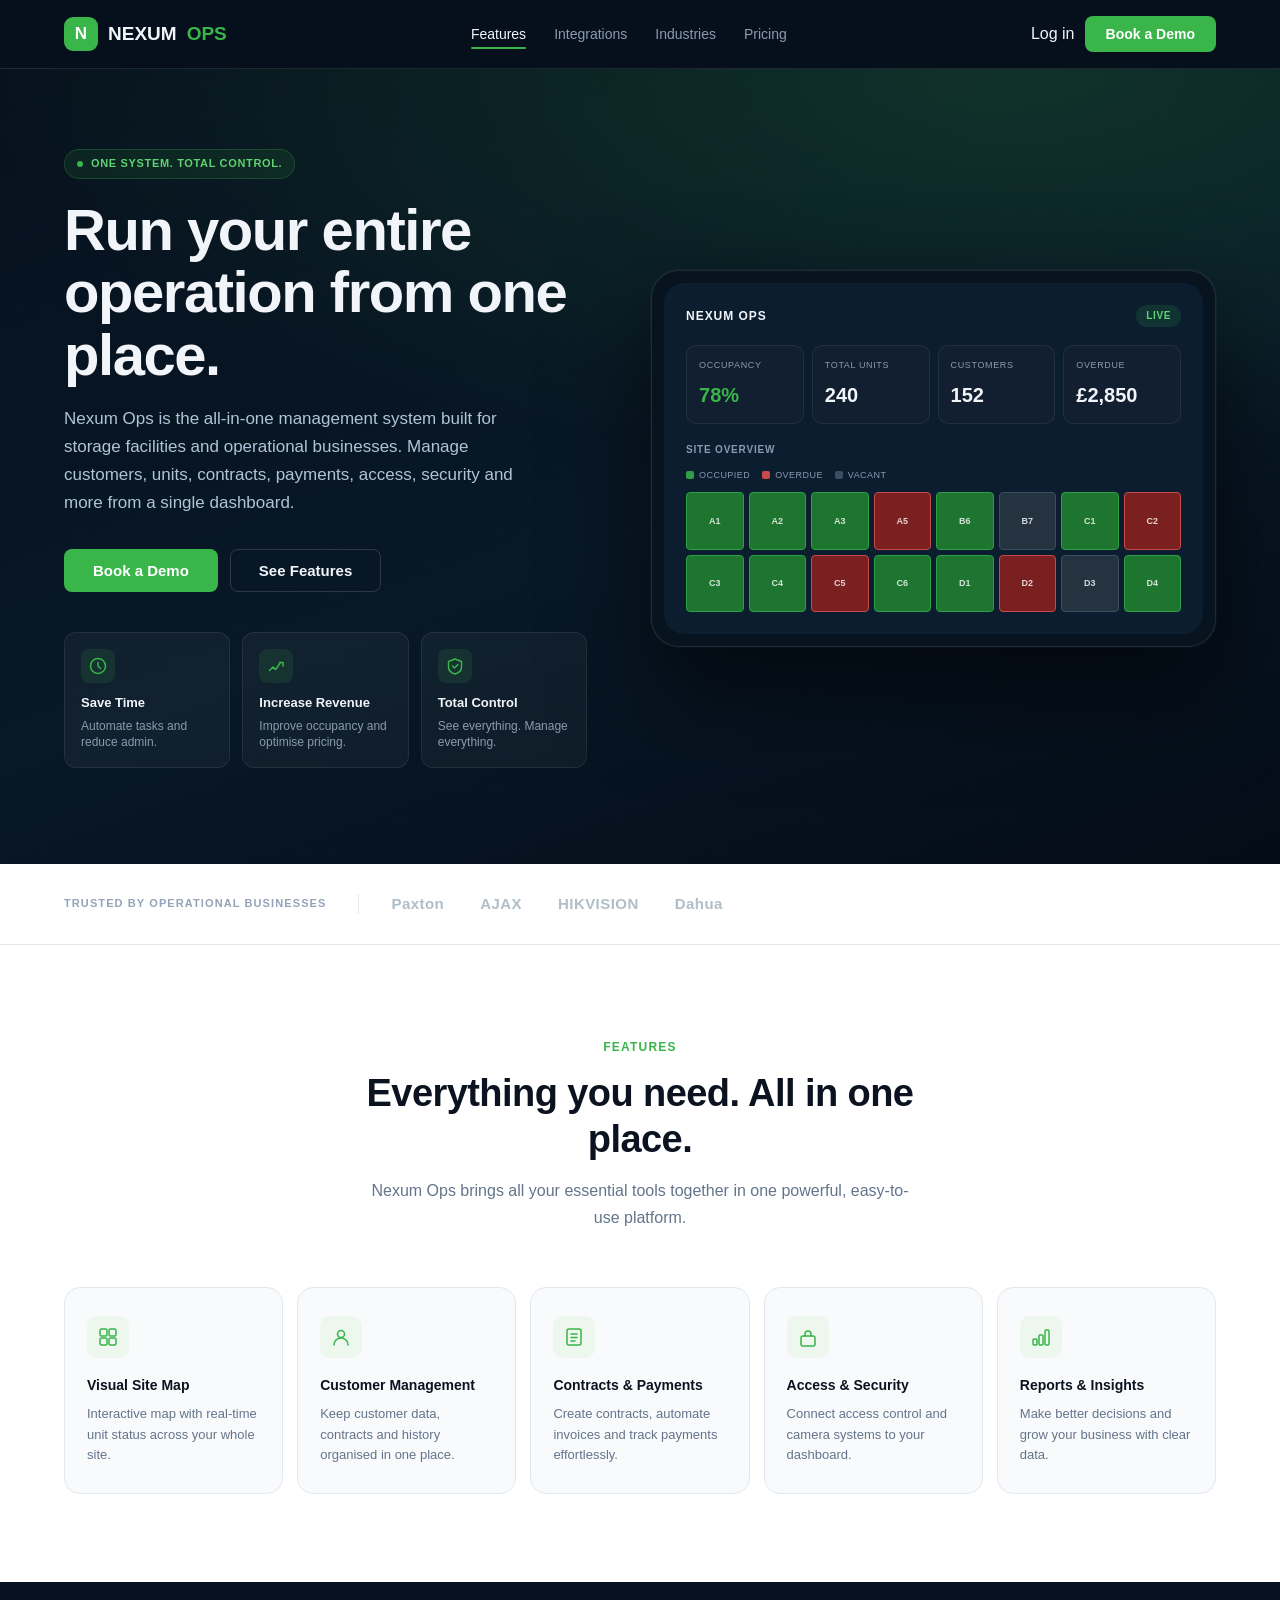
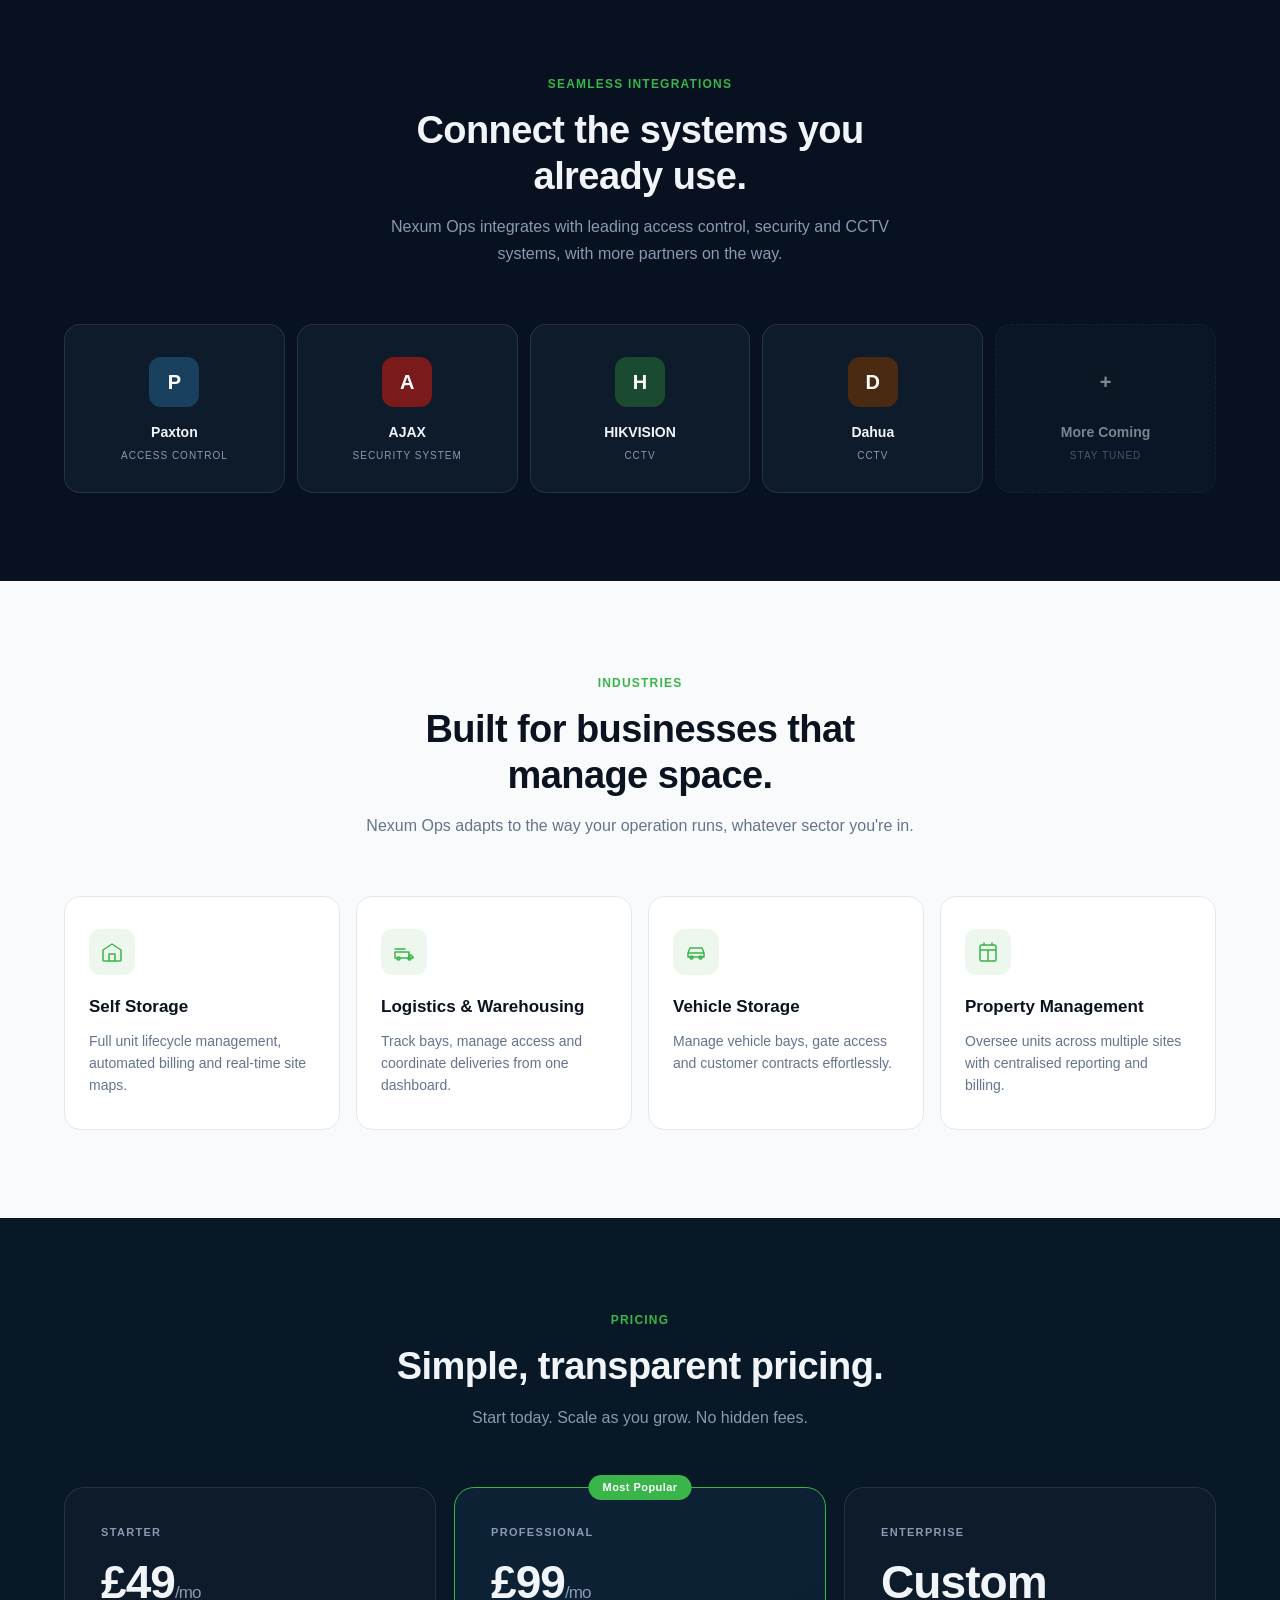
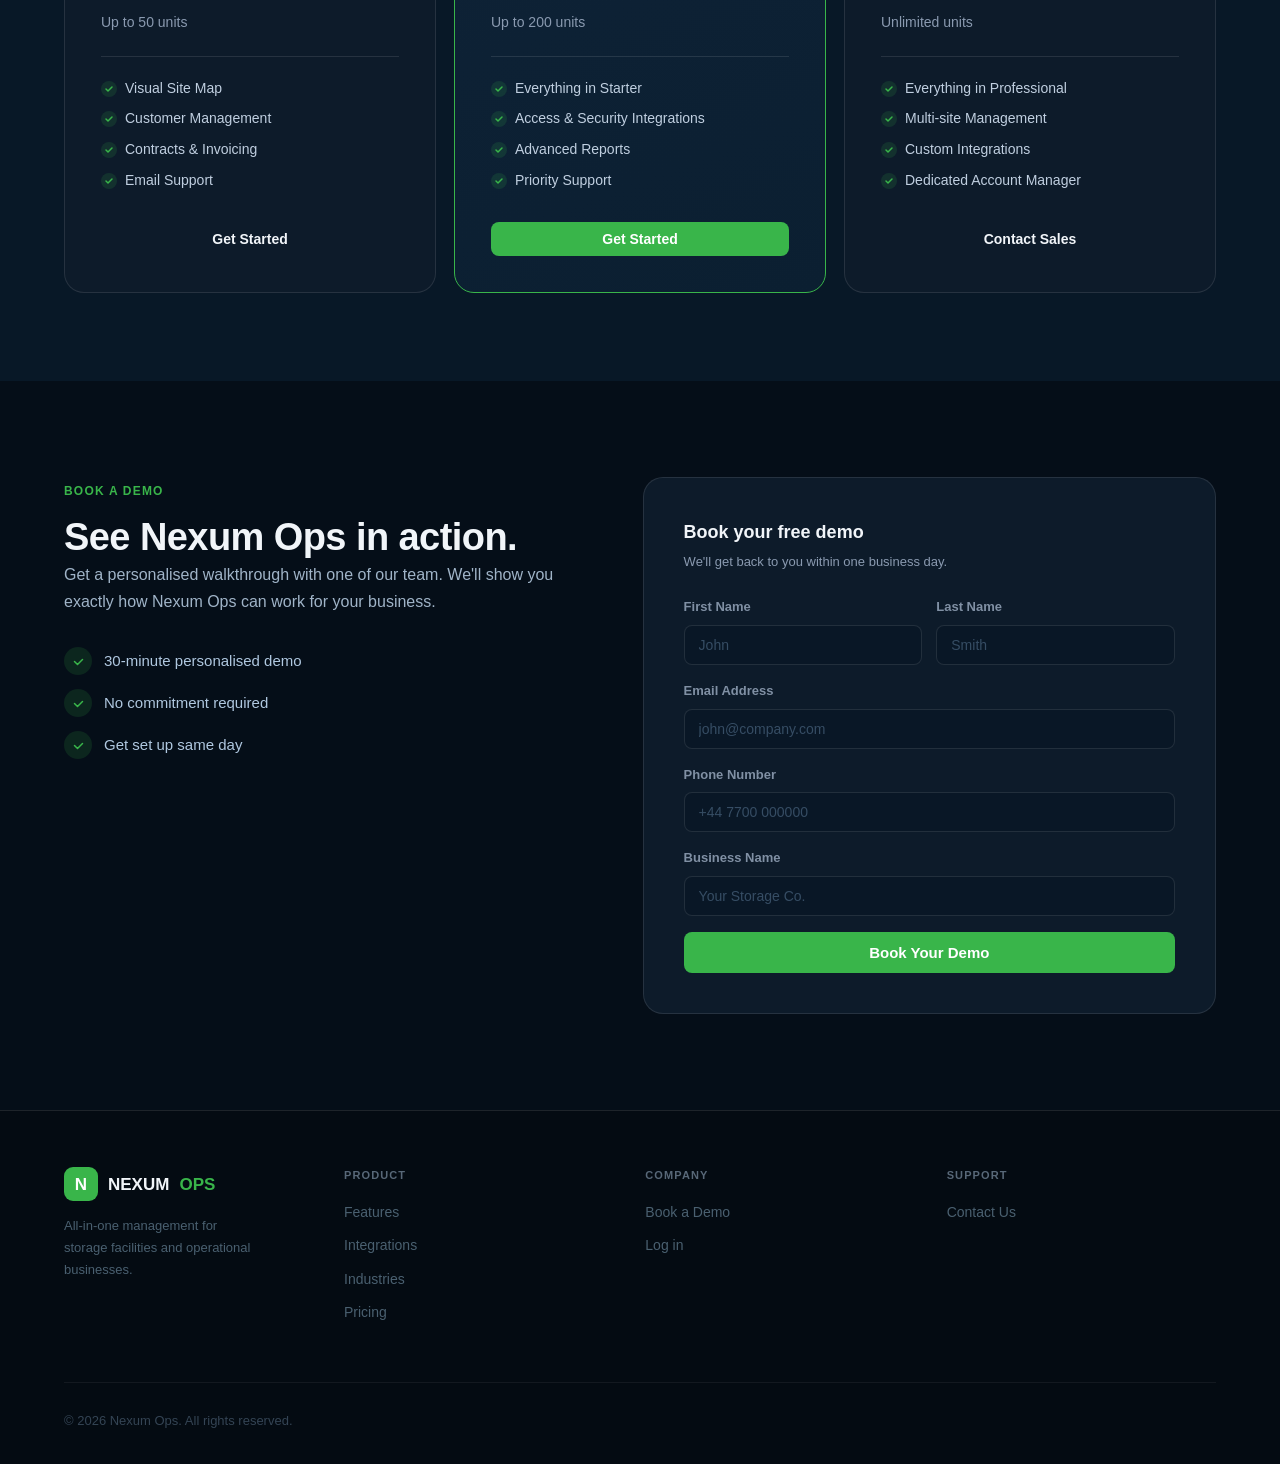
<file: index.html>
<!DOCTYPE html>
<html lang="en">
<head>
  <meta charset="UTF-8">
  <meta name="viewport" content="width=device-width, initial-scale=1">
  <title>Nexum Ops — All-in-One Operations Management</title>
  <link rel="stylesheet" href="style.css">
</head>
<body>

<!-- ─── Navigation ──────────────────────────────────── -->
<header class="nav">
  <div class="container nav-inner">
    <a class="logo" href="index.html">
      <div class="logo-mark">N</div>NEXUM <span>OPS</span>
    </a>

    <nav class="nav-links">
      <a class="active" href="#features">Features</a>
      <a href="#integrations">Integrations</a>
      <a href="#industries">Industries</a>
      <a href="#pricing">Pricing</a>
    </nav>

    <div class="nav-cta">
      <a href="login.html">Log in</a>
      <a class="btn" href="#demo">Book a Demo</a>
    </div>

    <button class="hamburger" id="hamburger" aria-label="Open menu" aria-expanded="false">
      <span></span>
      <span></span>
      <span></span>
    </button>
  </div>
</header>

<!-- Mobile menu -->
<div class="mobile-menu" id="mobileMenu" aria-hidden="true">
  <a href="#features">Features</a>
  <a href="#integrations">Integrations</a>
  <a href="#industries">Industries</a>
  <a href="#pricing">Pricing</a>
  <div class="mobile-menu-cta">
    <a href="login.html" class="btn secondary lg">Log in</a>
    <a href="#demo" class="btn lg">Book a Demo</a>
  </div>
</div>

<!-- ─── Hero ─────────────────────────────────────────── -->
<section class="hero">
  <div class="container hero-grid">
    <div>
      <div class="hero-tag">
        <span class="hero-tag-dot"></span>
        One system. Total control.
      </div>

      <h1>Run your entire operation from one place.</h1>

      <p class="hero-desc">
        Nexum Ops is the all-in-one management system built for storage facilities
        and operational businesses. Manage customers, units, contracts, payments,
        access, security and more from a single dashboard.
      </p>

      <div class="hero-actions">
        <a class="btn lg" href="#demo">Book a Demo</a>
        <a class="btn lg secondary" href="#features">See Features</a>
      </div>

      <div class="benefits">
        <div class="benefit-item">
          <div class="benefit-icon">
            <svg width="18" height="18" viewBox="0 0 18 18" fill="none">
              <circle cx="9" cy="9" r="7.5" stroke="currentColor" stroke-width="1.5"/>
              <path d="M9 5.5V9l2.5 2.5" stroke="currentColor" stroke-width="1.5" stroke-linecap="round" stroke-linejoin="round"/>
            </svg>
          </div>
          <strong>Save Time</strong>
          <p>Automate tasks and reduce admin.</p>
        </div>
        <div class="benefit-item">
          <div class="benefit-icon">
            <svg width="18" height="18" viewBox="0 0 18 18" fill="none">
              <path d="M2.5 13.5l3.5-3.5 2.5 2.5 5-7" stroke="currentColor" stroke-width="1.5" stroke-linecap="round" stroke-linejoin="round"/>
              <path d="M12.5 5.5h3.5v3.5" stroke="currentColor" stroke-width="1.5" stroke-linecap="round" stroke-linejoin="round"/>
            </svg>
          </div>
          <strong>Increase Revenue</strong>
          <p>Improve occupancy and optimise pricing.</p>
        </div>
        <div class="benefit-item">
          <div class="benefit-icon">
            <svg width="18" height="18" viewBox="0 0 18 18" fill="none">
              <path d="M9 2l6.5 2.5v5.5C15.5 13.5 12.5 16 9 17c-3.5-1-6.5-3.5-6.5-7V4.5L9 2z" stroke="currentColor" stroke-width="1.5" stroke-linejoin="round"/>
              <path d="M6.5 9l2 2 3.5-3.5" stroke="currentColor" stroke-width="1.5" stroke-linecap="round" stroke-linejoin="round"/>
            </svg>
          </div>
          <strong>Total Control</strong>
          <p>See everything. Manage everything.</p>
        </div>
      </div>
    </div>

    <!-- Dashboard mockup -->
    <div class="mockup">
      <div class="screen">
        <div class="screen-header">
          <span class="screen-title">Nexum Ops</span>
          <span class="screen-badge">Live</span>
        </div>

        <div class="dash-grid">
          <div class="stat">
            <small>Occupancy</small>
            <b class="stat-green">78%</b>
          </div>
          <div class="stat">
            <small>Total Units</small>
            <b>240</b>
          </div>
          <div class="stat">
            <small>Customers</small>
            <b>152</b>
          </div>
          <div class="stat">
            <small>Overdue</small>
            <b>£2,850</b>
          </div>
        </div>

        <div class="map-section">
          <div class="map-label">Site Overview</div>
          <div class="map-legend">
            <div class="legend-item"><span class="legend-dot green"></span>Occupied</div>
            <div class="legend-item"><span class="legend-dot red"></span>Overdue</div>
            <div class="legend-item"><span class="legend-dot grey"></span>Vacant</div>
          </div>
          <div class="map-grid">
            <div class="unit green">A1</div>
            <div class="unit green">A2</div>
            <div class="unit green">A3</div>
            <div class="unit red">A5</div>
            <div class="unit green">B6</div>
            <div class="unit grey">B7</div>
            <div class="unit green">C1</div>
            <div class="unit red">C2</div>
            <div class="unit green">C3</div>
            <div class="unit green">C4</div>
            <div class="unit red">C5</div>
            <div class="unit green">C6</div>
            <div class="unit green">D1</div>
            <div class="unit red">D2</div>
            <div class="unit grey">D3</div>
            <div class="unit green">D4</div>
          </div>
        </div>
      </div>
    </div>
  </div>
</section>

<!-- ─── Trust bar ─────────────────────────────────────── -->
<section class="trust">
  <div class="container trust-inner">
    <span class="trust-label">Trusted by operational businesses</span>
    <div class="trust-divider"></div>
    <div class="trust-logos">
      <span class="trust-logo">Paxton</span>
      <span class="trust-logo">AJAX</span>
      <span class="trust-logo">HIKVISION</span>
      <span class="trust-logo">Dahua</span>
    </div>
  </div>
</section>

<!-- ─── Features ─────────────────────────────────────── -->
<section class="features-section" id="features">
  <div class="container">
    <div class="section-header">
      <div class="eyebrow">Features</div>
      <h2>Everything you need. All in one place.</h2>
      <p>Nexum Ops brings all your essential tools together in one powerful, easy-to-use platform.</p>
    </div>

    <div class="cards">
      <div class="card">
        <div class="card-icon">
          <svg width="20" height="20" viewBox="0 0 20 20" fill="none">
            <rect x="2" y="2" width="7" height="7" rx="1.5" stroke="currentColor" stroke-width="1.5"/>
            <rect x="11" y="2" width="7" height="7" rx="1.5" stroke="currentColor" stroke-width="1.5"/>
            <rect x="2" y="11" width="7" height="7" rx="1.5" stroke="currentColor" stroke-width="1.5"/>
            <rect x="11" y="11" width="7" height="7" rx="1.5" stroke="currentColor" stroke-width="1.5"/>
          </svg>
        </div>
        <h3>Visual Site Map</h3>
        <p>Interactive map with real-time unit status across your whole site.</p>
      </div>

      <div class="card">
        <div class="card-icon">
          <svg width="20" height="20" viewBox="0 0 20 20" fill="none">
            <circle cx="10" cy="7" r="3.5" stroke="currentColor" stroke-width="1.5"/>
            <path d="M3 18c0-3.9 3.1-7 7-7s7 3.1 7 7" stroke="currentColor" stroke-width="1.5" stroke-linecap="round"/>
          </svg>
        </div>
        <h3>Customer Management</h3>
        <p>Keep customer data, contracts and history organised in one place.</p>
      </div>

      <div class="card">
        <div class="card-icon">
          <svg width="20" height="20" viewBox="0 0 20 20" fill="none">
            <rect x="3" y="2" width="14" height="16" rx="2" stroke="currentColor" stroke-width="1.5"/>
            <path d="M7 7h6M7 10.5h6M7 14h4" stroke="currentColor" stroke-width="1.5" stroke-linecap="round"/>
          </svg>
        </div>
        <h3>Contracts &amp; Payments</h3>
        <p>Create contracts, automate invoices and track payments effortlessly.</p>
      </div>

      <div class="card">
        <div class="card-icon">
          <svg width="20" height="20" viewBox="0 0 20 20" fill="none">
            <rect x="3" y="9" width="14" height="10" rx="2" stroke="currentColor" stroke-width="1.5"/>
            <path d="M7 9V7a3 3 0 016 0v2" stroke="currentColor" stroke-width="1.5" stroke-linecap="round"/>
          </svg>
        </div>
        <h3>Access &amp; Security</h3>
        <p>Connect access control and camera systems to your dashboard.</p>
      </div>

      <div class="card">
        <div class="card-icon">
          <svg width="20" height="20" viewBox="0 0 20 20" fill="none">
            <rect x="2" y="12" width="4" height="6" rx="1" stroke="currentColor" stroke-width="1.5"/>
            <rect x="8" y="8" width="4" height="10" rx="1" stroke="currentColor" stroke-width="1.5"/>
            <rect x="14" y="3" width="4" height="15" rx="1" stroke="currentColor" stroke-width="1.5"/>
          </svg>
        </div>
        <h3>Reports &amp; Insights</h3>
        <p>Make better decisions and grow your business with clear data.</p>
      </div>
    </div>
  </div>
</section>

<!-- ─── Integrations ──────────────────────────────────── -->
<section class="integrations-section" id="integrations">
  <div class="container">
    <div class="section-header">
      <div class="eyebrow">Seamless Integrations</div>
      <h2>Connect the systems you already use.</h2>
      <p>Nexum Ops integrates with leading access control, security and CCTV systems, with more partners on the way.</p>
    </div>

    <div class="integration-cards">
      <div class="integration-card">
        <div class="int-icon" style="background:#1a4060">P</div>
        <div class="int-name">Paxton</div>
        <div class="int-cat">Access Control</div>
      </div>
      <div class="integration-card">
        <div class="int-icon" style="background:#7a1a1a">A</div>
        <div class="int-name">AJAX</div>
        <div class="int-cat">Security System</div>
      </div>
      <div class="integration-card">
        <div class="int-icon" style="background:#1a4a30">H</div>
        <div class="int-name">HIKVISION</div>
        <div class="int-cat">CCTV</div>
      </div>
      <div class="integration-card">
        <div class="int-icon" style="background:#4a2a10">D</div>
        <div class="int-name">Dahua</div>
        <div class="int-cat">CCTV</div>
      </div>
      <div class="integration-card integration-more">
        <div class="int-icon" style="background:#111e2b">+</div>
        <div class="int-name">More Coming</div>
        <div class="int-cat">Stay Tuned</div>
      </div>
    </div>
  </div>
</section>

<!-- ─── Industries ────────────────────────────────────── -->
<section class="industries-section" id="industries">
  <div class="container">
    <div class="section-header">
      <div class="eyebrow">Industries</div>
      <h2>Built for businesses that manage space.</h2>
      <p>Nexum Ops adapts to the way your operation runs, whatever sector you're in.</p>
    </div>

    <div class="industry-grid">
      <div class="industry-card">
        <div class="industry-icon">
          <svg width="22" height="22" viewBox="0 0 22 22" fill="none">
            <path d="M2 9l9-6 9 6v10a1 1 0 01-1 1H3a1 1 0 01-1-1V9z" stroke="currentColor" stroke-width="1.5" stroke-linejoin="round"/>
            <path d="M8 20v-7h6v7" stroke="currentColor" stroke-width="1.5" stroke-linecap="round" stroke-linejoin="round"/>
          </svg>
        </div>
        <h3>Self Storage</h3>
        <p>Full unit lifecycle management, automated billing and real-time site maps.</p>
      </div>

      <div class="industry-card">
        <div class="industry-icon">
          <svg width="22" height="22" viewBox="0 0 22 22" fill="none">
            <path d="M2 11h14v6H2V11z" stroke="currentColor" stroke-width="1.5" stroke-linejoin="round"/>
            <path d="M16 14h2l2 2v1h-4v-3z" stroke="currentColor" stroke-width="1.5" stroke-linejoin="round"/>
            <circle cx="5.5" cy="17.5" r="1.5" stroke="currentColor" stroke-width="1.5"/>
            <circle cx="16.5" cy="17.5" r="1.5" stroke="currentColor" stroke-width="1.5"/>
            <path d="M2 8h10" stroke="currentColor" stroke-width="1.5" stroke-linecap="round"/>
          </svg>
        </div>
        <h3>Logistics &amp; Warehousing</h3>
        <p>Track bays, manage access and coordinate deliveries from one dashboard.</p>
      </div>

      <div class="industry-card">
        <div class="industry-icon">
          <svg width="22" height="22" viewBox="0 0 22 22" fill="none">
            <path d="M3 12l2-5h12l2 5v4H3v-4z" stroke="currentColor" stroke-width="1.5" stroke-linejoin="round"/>
            <circle cx="6.5" cy="16.5" r="1.5" stroke="currentColor" stroke-width="1.5"/>
            <circle cx="15.5" cy="16.5" r="1.5" stroke="currentColor" stroke-width="1.5"/>
            <path d="M3 12h16" stroke="currentColor" stroke-width="1.5"/>
          </svg>
        </div>
        <h3>Vehicle Storage</h3>
        <p>Manage vehicle bays, gate access and customer contracts effortlessly.</p>
      </div>

      <div class="industry-card">
        <div class="industry-icon">
          <svg width="22" height="22" viewBox="0 0 22 22" fill="none">
            <rect x="3" y="4" width="16" height="16" rx="1.5" stroke="currentColor" stroke-width="1.5"/>
            <path d="M3 9h16M11 9v11" stroke="currentColor" stroke-width="1.5"/>
            <path d="M7 4V2M15 4V2" stroke="currentColor" stroke-width="1.5" stroke-linecap="round"/>
          </svg>
        </div>
        <h3>Property Management</h3>
        <p>Oversee units across multiple sites with centralised reporting and billing.</p>
      </div>
    </div>
  </div>
</section>

<!-- ─── Pricing ───────────────────────────────────────── -->
<section class="pricing-section" id="pricing">
  <div class="container">
    <div class="section-header">
      <div class="eyebrow">Pricing</div>
      <h2>Simple, transparent pricing.</h2>
      <p>Start today. Scale as you grow. No hidden fees.</p>
    </div>

    <div class="pricing-grid">
      <div class="pricing-card">
        <div class="plan-name">Starter</div>
        <div class="price">£49<span>/mo</span></div>
        <div class="plan-desc">Up to 50 units</div>
        <ul class="plan-features">
          <li>Visual Site Map</li>
          <li>Customer Management</li>
          <li>Contracts &amp; Invoicing</li>
          <li>Email Support</li>
        </ul>
        <a class="btn secondary full" href="#demo">Get Started</a>
      </div>

      <div class="pricing-card featured">
        <div class="badge">Most Popular</div>
        <div class="plan-name">Professional</div>
        <div class="price">£99<span>/mo</span></div>
        <div class="plan-desc">Up to 200 units</div>
        <ul class="plan-features">
          <li>Everything in Starter</li>
          <li>Access &amp; Security Integrations</li>
          <li>Advanced Reports</li>
          <li>Priority Support</li>
        </ul>
        <a class="btn full" href="#demo">Get Started</a>
      </div>

      <div class="pricing-card">
        <div class="plan-name">Enterprise</div>
        <div class="price">Custom</div>
        <div class="plan-desc">Unlimited units</div>
        <ul class="plan-features">
          <li>Everything in Professional</li>
          <li>Multi-site Management</li>
          <li>Custom Integrations</li>
          <li>Dedicated Account Manager</li>
        </ul>
        <a class="btn secondary full" href="#demo">Contact Sales</a>
      </div>
    </div>
  </div>
</section>

<!-- ─── Demo ──────────────────────────────────────────── -->
<section class="demo-section" id="demo">
  <div class="container demo-grid">
    <div>
      <div class="eyebrow">Book a Demo</div>
      <h2>See Nexum Ops in action.</h2>
      <p>Get a personalised walkthrough with one of our team. We'll show you exactly how Nexum Ops can work for your business.</p>

      <div class="demo-benefits">
        <div class="demo-benefit">
          <div class="demo-benefit-icon">
            <svg width="13" height="13" viewBox="0 0 13 13" fill="none">
              <path d="M2.5 6.5l3 3 5-5" stroke="currentColor" stroke-width="1.5" stroke-linecap="round" stroke-linejoin="round"/>
            </svg>
          </div>
          30-minute personalised demo
        </div>
        <div class="demo-benefit">
          <div class="demo-benefit-icon">
            <svg width="13" height="13" viewBox="0 0 13 13" fill="none">
              <path d="M2.5 6.5l3 3 5-5" stroke="currentColor" stroke-width="1.5" stroke-linecap="round" stroke-linejoin="round"/>
            </svg>
          </div>
          No commitment required
        </div>
        <div class="demo-benefit">
          <div class="demo-benefit-icon">
            <svg width="13" height="13" viewBox="0 0 13 13" fill="none">
              <path d="M2.5 6.5l3 3 5-5" stroke="currentColor" stroke-width="1.5" stroke-linecap="round" stroke-linejoin="round"/>
            </svg>
          </div>
          Get set up same day
        </div>
      </div>
    </div>

    <form class="demo-form" onsubmit="return false;">
      <div class="demo-form-header">
        <div class="demo-form-title">Book your free demo</div>
        <p class="demo-form-sub">We'll get back to you within one business day.</p>
      </div>

      <div class="form-row">
        <div class="form-group">
          <label>First Name</label>
          <input type="text" placeholder="John" autocomplete="given-name">
        </div>
        <div class="form-group">
          <label>Last Name</label>
          <input type="text" placeholder="Smith" autocomplete="family-name">
        </div>
      </div>

      <div class="form-group">
        <label>Email Address</label>
        <input type="email" placeholder="john@company.com" autocomplete="email">
      </div>

      <div class="form-group">
        <label>Phone Number</label>
        <input type="tel" placeholder="+44 7700 000000" autocomplete="tel">
      </div>

      <div class="form-group">
        <label>Business Name</label>
        <input type="text" placeholder="Your Storage Co." autocomplete="organization">
      </div>

      <button class="btn lg full" type="submit">Book Your Demo</button>
    </form>
  </div>
</section>

<!-- ─── Footer ────────────────────────────────────────── -->
<footer class="footer">
  <div class="container">
    <div class="footer-grid">
      <div class="footer-brand">
        <a class="logo" href="index.html">
          <div class="logo-mark">N</div>NEXUM <span>OPS</span>
        </a>
        <p>All-in-one management for storage facilities and operational businesses.</p>
      </div>

      <div class="footer-links-group">
        <div class="footer-col">
          <h4>Product</h4>
          <a href="#features">Features</a>
          <a href="#integrations">Integrations</a>
          <a href="#industries">Industries</a>
          <a href="#pricing">Pricing</a>
        </div>
        <div class="footer-col">
          <h4>Company</h4>
          <a href="#demo">Book a Demo</a>
          <a href="login.html">Log in</a>
        </div>
        <div class="footer-col">
          <h4>Support</h4>
          <a href="#demo">Contact Us</a>
        </div>
      </div>
    </div>

    <div class="footer-bottom">
      <span>© 2026 Nexum Ops. All rights reserved.</span>
    </div>
  </div>
</footer>

<script>
  const hamburger = document.getElementById('hamburger');
  const mobileMenu = document.getElementById('mobileMenu');

  hamburger.addEventListener('click', () => {
    const isOpen = mobileMenu.classList.toggle('open');
    hamburger.classList.toggle('open', isOpen);
    hamburger.setAttribute('aria-expanded', isOpen);
    mobileMenu.setAttribute('aria-hidden', !isOpen);
    document.body.style.overflow = isOpen ? 'hidden' : '';
  });

  mobileMenu.querySelectorAll('a').forEach(link => {
    link.addEventListener('click', () => {
      mobileMenu.classList.remove('open');
      hamburger.classList.remove('open');
      hamburger.setAttribute('aria-expanded', 'false');
      mobileMenu.setAttribute('aria-hidden', 'true');
      document.body.style.overflow = '';
    });
  });
</script>

</body>
</html>
</file>
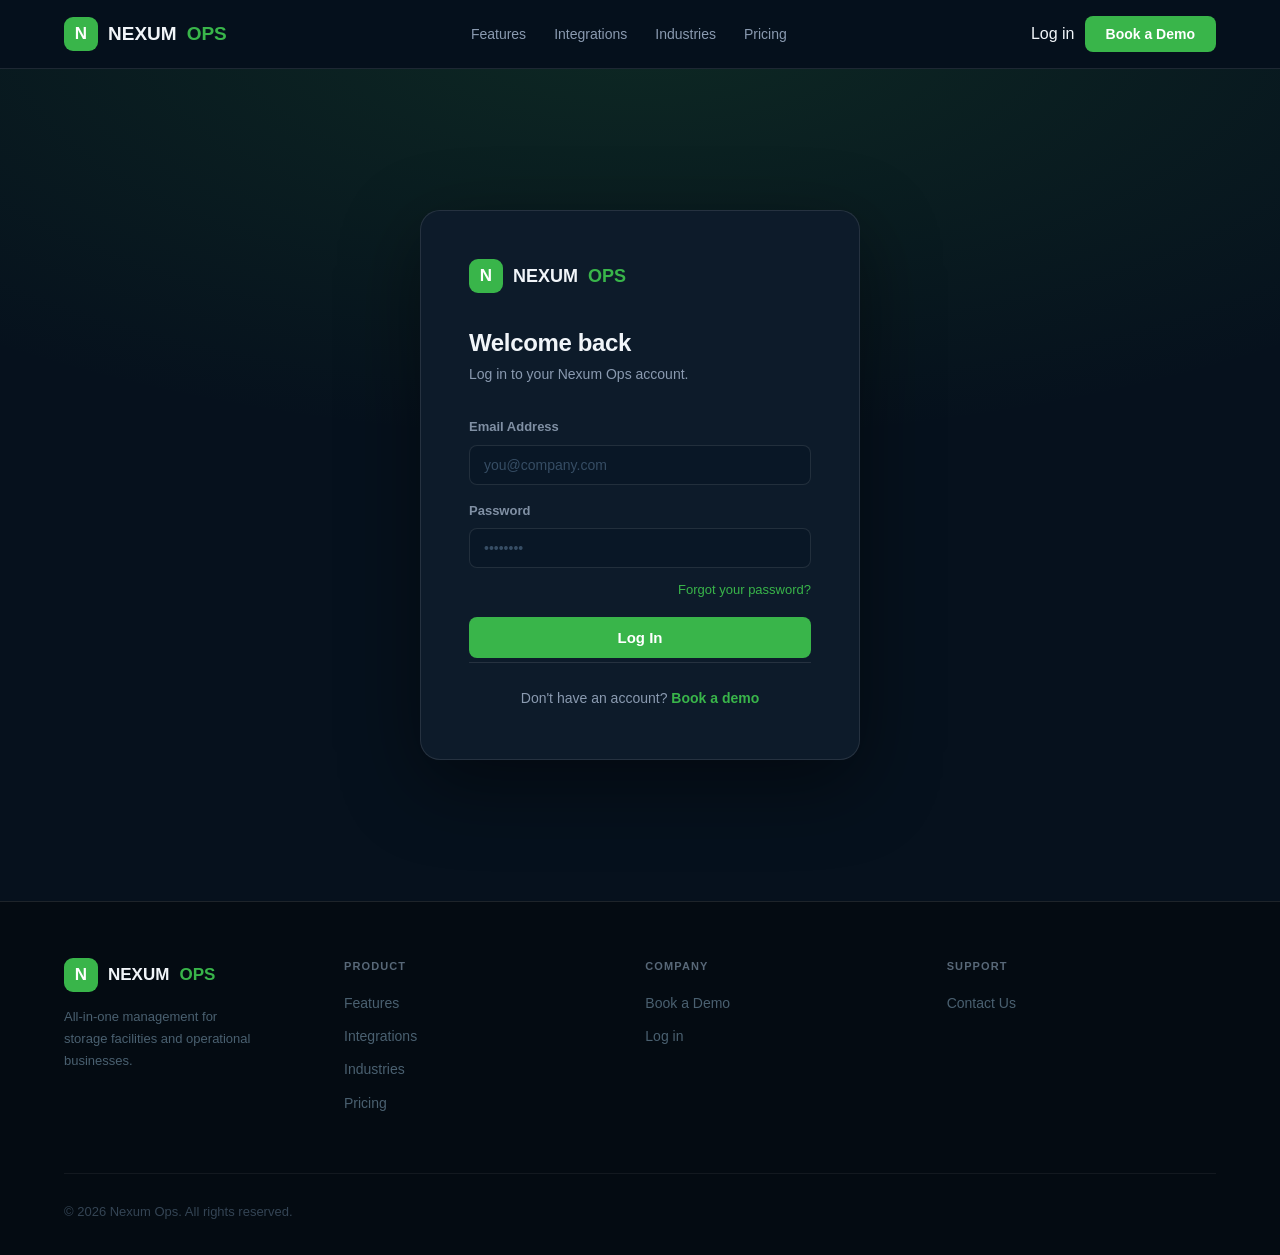
<file: login.html>
<!DOCTYPE html>
<html lang="en">
<head>
  <meta charset="UTF-8">
  <meta name="viewport" content="width=device-width, initial-scale=1">
  <title>Log In — Nexum Ops</title>
  <link rel="stylesheet" href="style.css">
</head>
<body>

<!-- ─── Navigation ──────────────────────────────────── -->
<header class="nav">
  <div class="container nav-inner">
    <a class="logo" href="index.html">
      <div class="logo-mark">N</div>NEXUM <span>OPS</span>
    </a>

    <nav class="nav-links">
      <a href="index.html#features">Features</a>
      <a href="index.html#integrations">Integrations</a>
      <a href="index.html#industries">Industries</a>
      <a href="index.html#pricing">Pricing</a>
    </nav>

    <div class="nav-cta">
      <a class="active" href="login.html">Log in</a>
      <a class="btn" href="index.html#demo">Book a Demo</a>
    </div>

    <button class="hamburger" id="hamburger" aria-label="Open menu" aria-expanded="false">
      <span></span>
      <span></span>
      <span></span>
    </button>
  </div>
</header>

<!-- Mobile menu -->
<div class="mobile-menu" id="mobileMenu" aria-hidden="true">
  <a href="index.html#features">Features</a>
  <a href="index.html#integrations">Integrations</a>
  <a href="index.html#industries">Industries</a>
  <a href="index.html#pricing">Pricing</a>
  <div class="mobile-menu-cta">
    <a href="index.html#demo" class="btn lg">Book a Demo</a>
  </div>
</div>

<!-- ─── Login card ────────────────────────────────────── -->
<main class="login-page">
  <div class="login-card">
    <div class="login-logo">
      <div class="logo-mark">N</div>NEXUM <span>OPS</span>
    </div>

    <h2>Welcome back</h2>
    <p class="subtitle">Log in to your Nexum Ops account.</p>

    <form class="login-form" onsubmit="return false;">
      <div class="form-group">
        <label for="email">Email Address</label>
        <input id="email" type="email" placeholder="you@company.com" autocomplete="email">
      </div>

      <div class="form-group">
        <label for="password">Password</label>
        <input id="password" type="password" placeholder="••••••••" autocomplete="current-password">
      </div>

      <a class="forgot-link" href="#">Forgot your password?</a>

      <button class="btn lg full" type="submit">Log In</button>
    </form>

    <div class="login-divider"></div>

    <p class="login-footer-text">
      Don't have an account? <a href="index.html#demo">Book a demo</a>
    </p>
  </div>
</main>

<!-- ─── Footer ────────────────────────────────────────── -->
<footer class="footer">
  <div class="container">
    <div class="footer-grid">
      <div class="footer-brand">
        <a class="logo" href="index.html">
          <div class="logo-mark">N</div>NEXUM <span>OPS</span>
        </a>
        <p>All-in-one management for storage facilities and operational businesses.</p>
      </div>

      <div class="footer-links-group">
        <div class="footer-col">
          <h4>Product</h4>
          <a href="index.html#features">Features</a>
          <a href="index.html#integrations">Integrations</a>
          <a href="index.html#industries">Industries</a>
          <a href="index.html#pricing">Pricing</a>
        </div>
        <div class="footer-col">
          <h4>Company</h4>
          <a href="index.html#demo">Book a Demo</a>
          <a href="login.html">Log in</a>
        </div>
        <div class="footer-col">
          <h4>Support</h4>
          <a href="index.html#demo">Contact Us</a>
        </div>
      </div>
    </div>

    <div class="footer-bottom">
      <span>© 2026 Nexum Ops. All rights reserved.</span>
    </div>
  </div>
</footer>

<script>
  const hamburger = document.getElementById('hamburger');
  const mobileMenu = document.getElementById('mobileMenu');

  hamburger.addEventListener('click', () => {
    const isOpen = mobileMenu.classList.toggle('open');
    hamburger.classList.toggle('open', isOpen);
    hamburger.setAttribute('aria-expanded', isOpen);
    mobileMenu.setAttribute('aria-hidden', !isOpen);
    document.body.style.overflow = isOpen ? 'hidden' : '';
  });

  mobileMenu.querySelectorAll('a').forEach(link => {
    link.addEventListener('click', () => {
      mobileMenu.classList.remove('open');
      hamburger.classList.remove('open');
      hamburger.setAttribute('aria-expanded', 'false');
      mobileMenu.setAttribute('aria-hidden', 'true');
      document.body.style.overflow = '';
    });
  });
</script>

</body>
</html>
</file>
<file: style.css>
/* ─── Design Tokens ──────────────────────────────────── */
:root {
  --bg:       #06111d;
  --bg2:      #081827;
  --panel:    #0d1b2a;
  --text:     #f1f5f9;
  --muted:    #8a9ab0;
  --green:    #39b54a;
  --green-dim: rgba(57,181,74,.12);
  --line:     rgba(255,255,255,.1);
  --line-light: #e2e8f0;
  --dark-text: #0b1320;
  --r-sm:  8px;
  --r-md:  12px;
  --r-lg:  16px;
  --r-xl:  20px;
  --r-2xl: 28px;
  --t: .22s ease;
  --shadow-card: 0 4px 24px rgba(0,0,0,.2);
}

/* ─── Reset ──────────────────────────────────────────── */
*, *::before, *::after { box-sizing: border-box; margin: 0; padding: 0; }
html { scroll-behavior: smooth; }
body {
  font-family: Inter, -apple-system, BlinkMacSystemFont, 'Segoe UI', sans-serif;
  background: var(--bg);
  color: var(--text);
  line-height: 1.6;
  -webkit-font-smoothing: antialiased;
}
a { color: inherit; text-decoration: none; }
img { max-width: 100%; display: block; }
button { font-family: inherit; }

/* ─── Layout ─────────────────────────────────────────── */
.container {
  width: min(1180px, 90%);
  margin: 0 auto;
}

/* ─── Navigation ─────────────────────────────────────── */
.nav {
  position: sticky;
  top: 0;
  z-index: 200;
  background: rgba(6,17,29,.9);
  backdrop-filter: blur(24px);
  -webkit-backdrop-filter: blur(24px);
  border-bottom: 1px solid var(--line);
}

.nav-inner {
  height: 68px;
  display: flex;
  align-items: center;
  justify-content: space-between;
  gap: 24px;
}

/* Logo */
.logo {
  font-weight: 800;
  font-size: 19px;
  display: flex;
  gap: 10px;
  align-items: center;
  flex-shrink: 0;
}

.logo span { color: var(--green); }

.logo-mark {
  width: 34px;
  height: 34px;
  background: var(--green);
  border-radius: 9px;
  display: grid;
  place-items: center;
  font-size: 17px;
  font-weight: 900;
  color: white;
}

/* Desktop nav */
.nav-links {
  display: flex;
  gap: 28px;
  align-items: center;
  font-size: 14px;
  font-weight: 500;
}

.nav-links a {
  color: var(--muted);
  transition: color var(--t);
  position: relative;
}

.nav-links a:hover { color: var(--text); }

.nav-links a.active {
  color: var(--text);
}

.nav-links a.active::after {
  content: '';
  position: absolute;
  bottom: -4px;
  left: 0;
  right: 0;
  height: 2px;
  background: var(--green);
  border-radius: 2px;
}

.nav-cta {
  display: flex;
  gap: 10px;
  align-items: center;
  flex-shrink: 0;
}

/* Hamburger button */
.hamburger {
  display: none;
  flex-direction: column;
  justify-content: center;
  gap: 5px;
  cursor: pointer;
  padding: 8px;
  border: none;
  background: transparent;
  border-radius: var(--r-sm);
  transition: background var(--t);
  width: 40px;
  height: 40px;
}

.hamburger:hover { background: rgba(255,255,255,.06); }

.hamburger span {
  display: block;
  width: 22px;
  height: 2px;
  background: var(--text);
  border-radius: 2px;
  transition: transform var(--t), opacity var(--t);
  transform-origin: center;
}

.hamburger.open span:nth-child(1) { transform: translateY(7px) rotate(45deg); }
.hamburger.open span:nth-child(2) { opacity: 0; transform: scaleX(0); }
.hamburger.open span:nth-child(3) { transform: translateY(-7px) rotate(-45deg); }

/* Mobile overlay menu */
.mobile-menu {
  display: none;
  position: fixed;
  top: 68px;
  left: 0;
  right: 0;
  bottom: 0;
  background: rgba(4,11,20,.97);
  backdrop-filter: blur(24px);
  -webkit-backdrop-filter: blur(24px);
  z-index: 199;
  flex-direction: column;
  padding: 24px 24px 40px;
  overflow-y: auto;
}

.mobile-menu.open { display: flex; }

.mobile-menu a {
  display: block;
  padding: 18px 0;
  font-size: 22px;
  font-weight: 700;
  border-bottom: 1px solid rgba(255,255,255,.07);
  color: var(--muted);
  transition: color var(--t);
}

.mobile-menu a:last-of-type { border-bottom: none; }
.mobile-menu a:hover { color: var(--text); }

.mobile-menu-cta {
  margin-top: 28px;
  display: flex;
  flex-direction: column;
  gap: 12px;
}

/* ─── Buttons ────────────────────────────────────────── */
.btn {
  display: inline-flex;
  align-items: center;
  justify-content: center;
  gap: 8px;
  padding: 10px 20px;
  border-radius: var(--r-sm);
  background: var(--green);
  color: white;
  font-weight: 600;
  font-size: 14px;
  font-family: inherit;
  border: 1px solid transparent;
  cursor: pointer;
  transition: background var(--t), border-color var(--t), transform var(--t), opacity var(--t);
  white-space: nowrap;
  line-height: 1;
}

.btn:hover { background: #2ea33e; }
.btn:active { transform: scale(.98); }

.btn.secondary {
  background: transparent;
  border-color: rgba(255,255,255,.15);
  color: var(--text);
}

.btn.secondary:hover {
  background: rgba(255,255,255,.06);
  border-color: rgba(255,255,255,.25);
}

.btn.lg {
  padding: 13px 28px;
  font-size: 15px;
}

.btn.full {
  width: 100%;
  justify-content: center;
  border: none;
}

/* ─── Typography ─────────────────────────────────────── */
.eyebrow {
  display: inline-block;
  color: var(--green);
  font-weight: 700;
  text-transform: uppercase;
  letter-spacing: .1em;
  font-size: 12px;
  margin-bottom: 14px;
}

h1 {
  font-size: clamp(34px, 5.5vw, 58px);
  font-weight: 800;
  line-height: 1.08;
  letter-spacing: -.025em;
}

h2 {
  font-size: clamp(26px, 3.5vw, 38px);
  font-weight: 700;
  line-height: 1.2;
  letter-spacing: -.015em;
  color: var(--dark-text);
}

h3 { font-size: 16px; font-weight: 700; }

p { color: var(--muted); line-height: 1.7; }

.section-header {
  text-align: center;
  max-width: 560px;
  margin: 0 auto 56px;
}

.section-header h2 { margin-bottom: 14px; }
.section-header p { font-size: 16px; }

/* ─── Hero ───────────────────────────────────────────── */
.hero {
  padding: 80px 0 96px;
  background:
    radial-gradient(ellipse 80% 50% at 78% 0%, rgba(57,181,74,.18), transparent),
    linear-gradient(160deg, #06111d 0%, #081827 55%, #040c17 100%);
  position: relative;
  overflow: hidden;
}

.hero::before {
  content: '';
  position: absolute;
  inset: 0;
  background-image: radial-gradient(rgba(255,255,255,.025) 1px, transparent 1px);
  background-size: 32px 32px;
  pointer-events: none;
}

.hero-grid {
  display: grid;
  grid-template-columns: 1fr 1.08fr;
  gap: 64px;
  align-items: center;
  position: relative;
}

.hero-tag {
  display: inline-flex;
  align-items: center;
  gap: 8px;
  background: rgba(57,181,74,.1);
  border: 1px solid rgba(57,181,74,.25);
  color: #5fd272;
  font-size: 11px;
  font-weight: 700;
  padding: 5px 12px;
  border-radius: 100px;
  margin-bottom: 20px;
  letter-spacing: .06em;
  text-transform: uppercase;
}

.hero-tag-dot {
  width: 6px;
  height: 6px;
  background: var(--green);
  border-radius: 50%;
  flex-shrink: 0;
}

.hero h1 { margin-bottom: 18px; }

.hero-desc {
  color: #b0c4d8;
  max-width: 460px;
  font-size: 17px;
  line-height: 1.65;
}

.hero-actions {
  display: flex;
  gap: 12px;
  margin: 32px 0 40px;
  flex-wrap: wrap;
}

/* Hero benefits */
.benefits {
  display: grid;
  grid-template-columns: repeat(3, 1fr);
  gap: 12px;
}

.benefit-item {
  background: rgba(255,255,255,.04);
  border: 1px solid rgba(255,255,255,.08);
  border-radius: var(--r-md);
  padding: 16px;
  transition: border-color var(--t);
}

.benefit-item:hover { border-color: rgba(57,181,74,.2); }

.benefit-icon {
  width: 34px;
  height: 34px;
  background: var(--green-dim);
  border-radius: 8px;
  display: grid;
  place-items: center;
  margin-bottom: 10px;
  color: var(--green);
}

.benefit-item strong {
  display: block;
  font-size: 13px;
  font-weight: 700;
  color: var(--text);
  margin-bottom: 4px;
}

.benefit-item p {
  font-size: 12px;
  color: var(--muted);
  line-height: 1.4;
  margin: 0;
}

/* Dashboard mockup */
.mockup {
  background: #07131f;
  border: 1px solid rgba(255,255,255,.1);
  border-radius: var(--r-2xl);
  padding: 12px;
  box-shadow: 0 40px 100px rgba(0,0,0,.6), 0 0 0 1px rgba(255,255,255,.04);
}

.screen {
  background: #0b1d2e;
  border-radius: 20px;
  padding: 22px;
}

.screen-header {
  display: flex;
  align-items: center;
  justify-content: space-between;
  margin-bottom: 18px;
}

.screen-title {
  font-size: 12px;
  font-weight: 800;
  letter-spacing: .08em;
  color: var(--text);
  text-transform: uppercase;
}

.screen-badge {
  background: rgba(57,181,74,.15);
  color: #5fd272;
  font-size: 10px;
  font-weight: 700;
  padding: 3px 10px;
  border-radius: 100px;
  text-transform: uppercase;
  letter-spacing: .06em;
}

.dash-grid {
  display: grid;
  grid-template-columns: repeat(4, 1fr);
  gap: 8px;
  margin-bottom: 18px;
}

.stat {
  background: #111f31;
  border: 1px solid rgba(255,255,255,.07);
  border-radius: 10px;
  padding: 12px;
}

.stat small {
  display: block;
  font-size: 9px;
  color: var(--muted);
  text-transform: uppercase;
  letter-spacing: .07em;
  margin-bottom: 6px;
}

.stat b {
  font-size: 20px;
  font-weight: 800;
  color: var(--text);
}

.stat-green { color: var(--green) !important; }

.map-label {
  font-size: 10px;
  font-weight: 700;
  color: var(--muted);
  text-transform: uppercase;
  letter-spacing: .08em;
  margin-bottom: 10px;
}

.map-legend {
  display: flex;
  gap: 12px;
  margin-bottom: 10px;
}

.legend-item {
  display: flex;
  align-items: center;
  gap: 5px;
  font-size: 9px;
  color: var(--muted);
  text-transform: uppercase;
  letter-spacing: .05em;
}

.legend-dot {
  width: 8px;
  height: 8px;
  border-radius: 2px;
}

.legend-dot.green { background: #2e9f44; }
.legend-dot.red   { background: #c94a4a; }
.legend-dot.grey  { background: #3a4f62; }

.map-grid {
  display: grid;
  grid-template-columns: repeat(8, 1fr);
  gap: 5px;
}

.unit {
  aspect-ratio: 1;
  border-radius: 4px;
  display: grid;
  place-items: center;
  font-weight: 700;
  font-size: 9px;
  color: rgba(255,255,255,.8);
}

.unit.green { background: #1e7530; border: 1px solid #2e9f44; }
.unit.red   { background: #7a2020; border: 1px solid #c94a4a; }
.unit.grey  { background: #253240; border: 1px solid #3a4f62; }

/* ─── Trust bar ──────────────────────────────────────── */
.trust {
  background: white;
  border-bottom: 1px solid var(--line-light);
  padding: 28px 0;
}

.trust-inner {
  display: flex;
  align-items: center;
  gap: 32px;
  flex-wrap: wrap;
}

.trust-label {
  font-size: 11px;
  font-weight: 700;
  text-transform: uppercase;
  letter-spacing: .1em;
  color: #94a3b8;
  white-space: nowrap;
  flex-shrink: 0;
}

.trust-divider {
  width: 1px;
  height: 20px;
  background: var(--line-light);
  flex-shrink: 0;
}

.trust-logos {
  display: flex;
  align-items: center;
  gap: 36px;
  flex-wrap: wrap;
}

.trust-logo {
  font-size: 15px;
  font-weight: 800;
  color: #b0bec8;
  letter-spacing: .03em;
  transition: color var(--t);
}

.trust-logo:hover { color: #64748b; }

/* ─── Features ───────────────────────────────────────── */
.features-section {
  background: white;
  padding: 88px 0;
}

.features-section h2 { color: var(--dark-text); }
.features-section .section-header p { color: #64748b; }

.cards {
  display: grid;
  grid-template-columns: repeat(5, 1fr);
  gap: 14px;
}

.card {
  background: #f8fafc;
  border: 1px solid var(--line-light);
  border-radius: var(--r-lg);
  padding: 28px 22px;
  transition: transform var(--t), box-shadow var(--t), border-color var(--t);
}

.card:hover {
  transform: translateY(-4px);
  box-shadow: 0 16px 48px rgba(0,0,0,.08);
  border-color: #cbd5e1;
}

.card-icon {
  width: 42px;
  height: 42px;
  background: #edf7ee;
  border-radius: 10px;
  display: grid;
  place-items: center;
  margin-bottom: 16px;
  color: var(--green);
}

.card h3 {
  color: var(--dark-text);
  font-size: 14px;
  font-weight: 700;
  margin-bottom: 8px;
}

.card p {
  color: #64748b;
  font-size: 13px;
  line-height: 1.55;
  margin: 0;
}

/* ─── Integrations ───────────────────────────────────── */
.integrations-section {
  background: #071120;
  padding: 88px 0;
}

.integrations-section h2 { color: var(--text); }
.integrations-section .section-header p { color: var(--muted); }

.integration-cards {
  display: grid;
  grid-template-columns: repeat(5, 1fr);
  gap: 12px;
}

.integration-card {
  background: var(--panel);
  border: 1px solid var(--line);
  border-radius: var(--r-lg);
  padding: 32px 18px 28px;
  text-align: center;
  transition: transform var(--t), border-color var(--t), background var(--t);
}

.integration-card:hover {
  transform: translateY(-4px);
  border-color: rgba(57,181,74,.3);
  background: #102030;
}

.integration-more {
  border-style: dashed;
  opacity: .5;
}

.integration-more:hover {
  opacity: .75;
}

.int-icon {
  width: 50px;
  height: 50px;
  border-radius: 12px;
  display: flex;
  align-items: center;
  justify-content: center;
  font-size: 20px;
  font-weight: 800;
  color: white;
  margin: 0 auto 14px;
}

.int-name {
  font-weight: 700;
  font-size: 14px;
  color: var(--text);
  margin-bottom: 5px;
}

.int-cat {
  font-size: 10px;
  color: var(--muted);
  text-transform: uppercase;
  letter-spacing: .1em;
}

/* ─── Industries ─────────────────────────────────────── */
.industries-section {
  background: #f9fafb;
  padding: 88px 0;
}

.industries-section h2 { color: var(--dark-text); }
.industries-section .section-header p { color: #64748b; }

.industry-grid {
  display: grid;
  grid-template-columns: repeat(4, 1fr);
  gap: 16px;
}

.industry-card {
  background: white;
  border: 1px solid var(--line-light);
  border-radius: var(--r-lg);
  padding: 32px 24px;
  transition: transform var(--t), box-shadow var(--t), border-color var(--t);
}

.industry-card:hover {
  transform: translateY(-4px);
  box-shadow: 0 16px 48px rgba(0,0,0,.07);
  border-color: #cbd5e1;
}

.industry-icon {
  width: 46px;
  height: 46px;
  background: #edf7ee;
  border-radius: 11px;
  display: grid;
  place-items: center;
  margin-bottom: 18px;
  color: var(--green);
}

.industry-card h3 {
  color: var(--dark-text);
  font-size: 17px;
  font-weight: 700;
  margin-bottom: 10px;
}

.industry-card p {
  font-size: 14px;
  color: #64748b;
  margin: 0;
  line-height: 1.6;
}

/* ─── Pricing ────────────────────────────────────────── */
.pricing-section {
  background: var(--bg2);
  padding: 88px 0;
}

.pricing-section h2 { color: var(--text); }
.pricing-section .section-header p { color: var(--muted); }

.pricing-grid {
  display: grid;
  grid-template-columns: repeat(3, 1fr);
  gap: 18px;
  align-items: start;
}

.pricing-card {
  background: var(--panel);
  border: 1px solid var(--line);
  border-radius: var(--r-xl);
  padding: 36px;
  position: relative;
  display: flex;
  flex-direction: column;
  transition: transform var(--t);
}

.pricing-card:hover { transform: translateY(-3px); }

.pricing-card.featured {
  border-color: var(--green);
  background: linear-gradient(160deg, #0e2236 0%, #0b1f31 100%);
}

.badge {
  position: absolute;
  top: -13px;
  left: 50%;
  transform: translateX(-50%);
  background: var(--green);
  color: white;
  font-size: 11px;
  font-weight: 700;
  padding: 4px 14px;
  border-radius: 100px;
  white-space: nowrap;
  letter-spacing: .04em;
}

.plan-name {
  font-size: 11px;
  font-weight: 700;
  color: var(--muted);
  text-transform: uppercase;
  letter-spacing: .12em;
  margin-bottom: 18px;
}

.price {
  font-size: 46px;
  font-weight: 800;
  line-height: 1;
  color: var(--text);
  margin-bottom: 6px;
  letter-spacing: -.02em;
}

.price span {
  font-size: 17px;
  font-weight: 400;
  color: var(--muted);
}

.plan-desc {
  color: var(--muted);
  font-size: 14px;
  margin-bottom: 22px;
  padding-bottom: 22px;
  border-bottom: 1px solid var(--line);
}

.plan-features {
  list-style: none;
  padding: 0;
  margin: 0 0 32px;
  display: flex;
  flex-direction: column;
  gap: 11px;
  flex: 1;
}

.plan-features li {
  font-size: 14px;
  color: #c0cfe0;
  padding-left: 24px;
  position: relative;
  line-height: 1.4;
}

.plan-features li::before {
  content: '';
  position: absolute;
  left: 0;
  top: 2px;
  width: 16px;
  height: 16px;
  background: url("data:image/svg+xml,%3Csvg width='16' height='16' viewBox='0 0 16 16' fill='none' xmlns='http://www.w3.org/2000/svg'%3E%3Ccircle cx='8' cy='8' r='8' fill='%2339b54a' fill-opacity='.15'/%3E%3Cpath d='M5 8l2 2 4-4' stroke='%2339b54a' stroke-width='1.5' stroke-linecap='round' stroke-linejoin='round'/%3E%3C/svg%3E") no-repeat center / contain;
}

/* ─── Demo / Contact ─────────────────────────────────── */
.demo-section {
  background: #050e18;
  padding: 96px 0;
}

.demo-grid {
  display: grid;
  grid-template-columns: 1fr 1.15fr;
  gap: 80px;
  align-items: start;
}

.demo-section h2 { color: var(--text); }
.demo-section > .demo-grid > div > p { color: #a0b4c8; font-size: 16px; }

.demo-benefits {
  margin-top: 32px;
  display: flex;
  flex-direction: column;
  gap: 14px;
}

.demo-benefit {
  display: flex;
  align-items: center;
  gap: 12px;
  font-size: 15px;
  color: #b0c8e0;
}

.demo-benefit-icon {
  width: 28px;
  height: 28px;
  background: rgba(57,181,74,.14);
  border-radius: 50%;
  display: grid;
  place-items: center;
  flex-shrink: 0;
  color: var(--green);
}

.demo-form {
  background: var(--panel);
  border: 1px solid var(--line);
  border-radius: var(--r-xl);
  padding: 40px;
  display: flex;
  flex-direction: column;
  gap: 16px;
}

.demo-form-header {
  margin-bottom: 8px;
}

.demo-form-title {
  font-size: 18px;
  font-weight: 700;
  color: var(--text);
  margin-bottom: 4px;
}

.demo-form-sub {
  font-size: 13px;
  color: var(--muted);
  margin: 0;
}

.form-row {
  display: grid;
  grid-template-columns: 1fr 1fr;
  gap: 14px;
}

.form-group {
  display: flex;
  flex-direction: column;
  gap: 7px;
}

.form-group label {
  font-size: 13px;
  font-weight: 600;
  color: #8090a4;
}

.form-group input,
.form-group textarea,
.form-group select {
  background: #091726;
  border: 1px solid rgba(255,255,255,.1);
  border-radius: var(--r-sm);
  padding: 11px 14px;
  color: var(--text);
  font-size: 14px;
  font-family: inherit;
  outline: none;
  transition: border-color var(--t), box-shadow var(--t);
  -webkit-appearance: none;
  appearance: none;
}

.form-group input:focus,
.form-group textarea:focus,
.form-group select:focus {
  border-color: var(--green);
  box-shadow: 0 0 0 3px rgba(57,181,74,.1);
}

.form-group input::placeholder,
.form-group textarea::placeholder { color: #364d64; }

/* ─── Footer ─────────────────────────────────────────── */
.footer {
  background: #040b12;
  border-top: 1px solid var(--line);
  padding: 56px 0 32px;
}

.footer-grid {
  display: grid;
  grid-template-columns: 220px 1fr;
  gap: 60px;
  margin-bottom: 48px;
}

.footer-brand .logo { font-size: 17px; }

.footer-brand p {
  color: #4a6070;
  font-size: 13px;
  margin-top: 14px;
  line-height: 1.7;
  max-width: 200px;
}

.footer-links-group {
  display: grid;
  grid-template-columns: repeat(3, 1fr);
  gap: 32px;
}

.footer-col h4 {
  font-size: 11px;
  font-weight: 700;
  text-transform: uppercase;
  letter-spacing: .1em;
  color: #586878;
  margin-bottom: 16px;
}

.footer-col a {
  display: block;
  font-size: 14px;
  color: #4a6070;
  margin-bottom: 11px;
  transition: color var(--t);
}

.footer-col a:hover { color: #a0b4c4; }

.footer-bottom {
  border-top: 1px solid rgba(255,255,255,.06);
  padding-top: 28px;
  display: flex;
  align-items: center;
  justify-content: space-between;
  font-size: 13px;
  color: #344454;
}

/* ─── Login ──────────────────────────────────────────── */
.login-page {
  min-height: calc(100vh - 68px);
  display: flex;
  align-items: center;
  justify-content: center;
  padding: 48px 20px;
  background:
    radial-gradient(ellipse 80% 50% at 50% -5%, rgba(57,181,74,.14), transparent),
    var(--bg);
}

.login-card {
  background: var(--panel);
  border: 1px solid var(--line);
  border-radius: var(--r-xl);
  padding: 48px;
  width: 100%;
  max-width: 440px;
  box-shadow: 0 24px 80px rgba(0,0,0,.45);
}

.login-logo {
  display: flex;
  align-items: center;
  gap: 10px;
  font-weight: 800;
  font-size: 18px;
  margin-bottom: 36px;
}

.login-logo span { color: var(--green); }

.login-card h2 {
  color: var(--text);
  font-size: 24px;
  font-weight: 700;
  margin-bottom: 6px;
}

.login-card .subtitle {
  color: var(--muted);
  font-size: 14px;
  margin-bottom: 32px;
  line-height: 1.5;
}

.login-form {
  display: flex;
  flex-direction: column;
  gap: 16px;
}

.forgot-link {
  font-size: 13px;
  color: var(--green);
  text-align: right;
  transition: opacity var(--t);
  display: block;
  margin-top: -4px;
}

.forgot-link:hover { opacity: .75; }

.login-divider {
  height: 1px;
  background: var(--line);
  margin: 4px 0;
}

.login-footer-text {
  text-align: center;
  font-size: 14px;
  color: var(--muted);
  margin-top: 24px;
}

.login-footer-text a {
  color: var(--green);
  font-weight: 600;
}

.login-footer-text a:hover { text-decoration: underline; }

/* ─── Team / About (future pages) ───────────────────── */
.page-hero {
  padding: 80px 0 64px;
  text-align: center;
  background:
    radial-gradient(circle at 30% 50%, rgba(57,181,74,.12), transparent 40%),
    var(--bg);
}

.page-hero .eyebrow { margin-bottom: 16px; }
.page-hero h1 { margin-bottom: 20px; }
.page-hero p {
  max-width: 600px;
  margin: 0 auto;
  font-size: 17px;
  color: #c8d6e4;
}

.team-section {
  background: white;
  color: var(--dark-text);
  padding: 80px 0;
}

.team-section h2 { color: var(--dark-text); margin: 12px 0 0; }

.team-grid {
  display: grid;
  grid-template-columns: repeat(4, 1fr);
  gap: 24px;
  margin-top: 48px;
}

.team-card {
  border: 1px solid var(--line-light);
  border-radius: var(--r-lg);
  overflow: hidden;
  text-align: center;
  transition: transform var(--t);
}

.team-card:hover { transform: translateY(-3px); }

.team-avatar {
  background: linear-gradient(135deg, #0b1726, #0f2236);
  height: 160px;
  display: flex;
  align-items: center;
  justify-content: center;
  font-size: 40px;
  font-weight: 800;
  color: var(--green);
  letter-spacing: .04em;
}

.team-info { padding: 20px 16px; }
.team-info h3 { color: var(--dark-text); margin: 0 0 6px; font-size: 16px; }
.team-info .role { color: #64748b; font-size: 13px; }

.values-section { background: var(--bg2); padding: 80px 0; }
.values-section h2 { color: var(--text); }

.values-grid {
  display: grid;
  grid-template-columns: repeat(3, 1fr);
  gap: 24px;
  margin-top: 48px;
}

.value-card {
  background: var(--panel);
  border: 1px solid var(--line);
  border-radius: var(--r-lg);
  padding: 32px;
  transition: transform var(--t);
}

.value-card:hover { transform: translateY(-3px); }
.value-card .icon { font-size: 28px; color: var(--green); margin-bottom: 16px; }
.value-card h3 { color: var(--text); margin: 0 0 12px; font-size: 18px; }
.value-card p { font-size: 14px; margin: 0; }

/* ─── Responsive ─────────────────────────────────────── */
@media (max-width: 1100px) {
  .cards { grid-template-columns: repeat(3, 1fr); }
  .integration-cards { grid-template-columns: repeat(3, 1fr); }
}

@media (max-width: 900px) {
  .nav-links,
  .nav-cta { display: none; }
  .hamburger { display: flex; }

  .hero { padding: 60px 0 72px; }
  .hero-grid { grid-template-columns: 1fr; gap: 48px; }
  .hero-desc { max-width: 100%; }

  .benefits { grid-template-columns: 1fr 1fr; }

  .dash-grid { grid-template-columns: repeat(2, 1fr); }

  .cards { grid-template-columns: 1fr 1fr; }
  .integration-cards { grid-template-columns: repeat(2, 1fr); }
  .industry-grid { grid-template-columns: 1fr 1fr; }

  .pricing-grid {
    grid-template-columns: 1fr;
    max-width: 480px;
    margin-left: auto;
    margin-right: auto;
  }

  .demo-grid { grid-template-columns: 1fr; gap: 48px; }

  .footer-grid { grid-template-columns: 1fr; gap: 40px; }
  .footer-brand p { max-width: 100%; }
  .footer-links-group { grid-template-columns: repeat(3, 1fr); }

  .team-grid { grid-template-columns: 1fr 1fr; }
  .values-grid { grid-template-columns: 1fr; }
}

@media (max-width: 640px) {
  .hero { padding: 44px 0 56px; }
  .hero-desc { font-size: 15px; }

  .hero-actions {
    flex-direction: column;
  }

  .hero-actions .btn { width: 100%; }

  .benefits { grid-template-columns: 1fr; }

  .map-grid { grid-template-columns: repeat(4, 1fr); }

  .trust-inner { gap: 20px; }
  .trust-divider { display: none; }
  .trust-logos { gap: 20px; }

  .cards { grid-template-columns: 1fr; }
  .integration-cards { grid-template-columns: 1fr 1fr; }
  .industry-grid { grid-template-columns: 1fr; }

  .demo-form { padding: 28px 22px; }
  .form-row { grid-template-columns: 1fr; }

  .footer-links-group { grid-template-columns: 1fr 1fr; }
  .footer-bottom { flex-direction: column; gap: 10px; text-align: center; }

  .login-card { padding: 32px 22px; }

  .team-grid { grid-template-columns: 1fr; }

  section { scroll-margin-top: 68px; }
}
</file>
